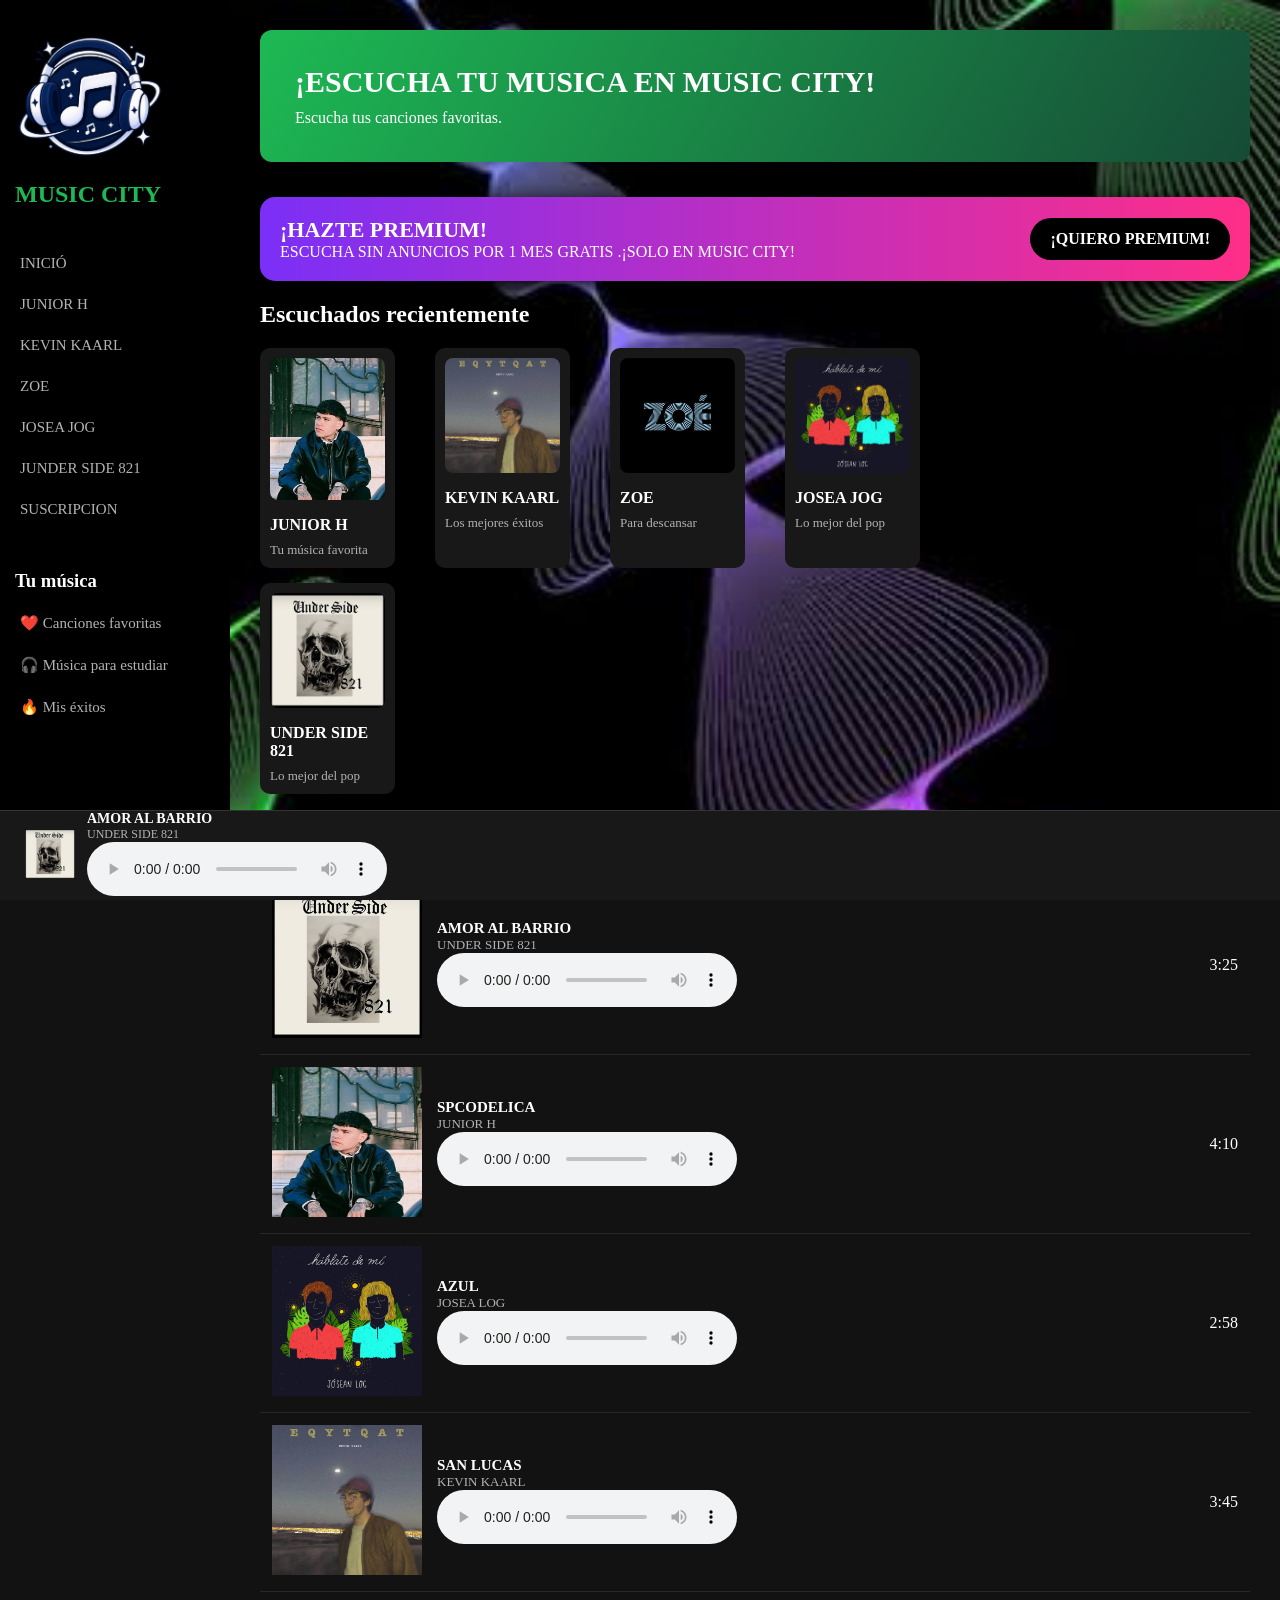
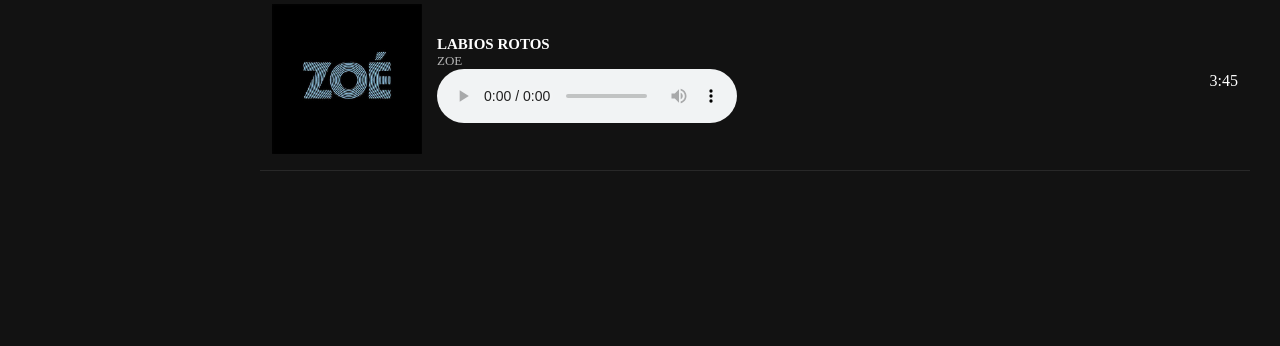
<file: index.html>
<!DOCTYPE html>
<html lang="es">
<head>
    <meta charset="UTF-8">
    <meta name="viewport" content="width=device-width, initial-scale=1.0">
    <title>Mi Spotify</title>

    <!-- Conectar archivo CSS -->
    <link rel="stylesheet" href="estilos.css">
    <style>
.albumes {
    display: flex !important;
    flex-direction: row !important; 
    flex-wrap: nowrap !important;
    gap: 10px !important;
    
}

.album {
    background-color: #181818;
    padding: 10px !important;
    border-radius: 10px;
    width: 135px !important;
    flex-shrink: 0 !important;
    box-sizing: border-box !important;
    transition: 0.3s;
}
    </style>
</head>

<body>

    <!-- Menu lateral -->
    <aside class="menu">
        <h1> <img src="musica.png" width="150" heigth="150">MUSIC CITY</h1>

        <nav>
            <a href="#">INICIÓ</a>

           
            <a href="junior.html">JUNIOR H</a>
            <a href="kevin.html">KEVIN KAARL</a>
            <a href="zoe.html">ZOE</a>
            <a href="log.html">JOSEA JOG</a>
            <a href="under.html">JUNDER SIDE 821</a>
    
            <a href="formulario.html">SUSCRIPCION</a>
             

        <div class="playlists">
            <h3>Tu música</h3>
            <a href="#">❤️ Canciones favoritas</a>
            <a href="#">🎧 Música para estudiar</a>
            <a href="#">🔥 Mis éxitos</a>
        </div>
    </aside>

    <!-- Contenido principal -->
    <main class="contenido">

        <header>
            <h2>¡ESCUCHA TU MUSICA EN MUSIC CITY!</h2>

            <p>Escucha tus canciones favoritas.</p>
        </header>

        <!--ANUNCIO-->
        <div id="anuncio" style="background: linear-gradient(90deg, #7b2ff7, #ff2e88); padding: 20px; border-radius: 15px; display: flex; justify-content: space-between;align-items: center; box-shadow: 0px 5px 20px black;margin: 20px 0;"">
        <div>

            <b style="color:white; font-size:22px;">¡HAZTE PREMIUM!</b><br>
            <span style="color:white;">ESCUCHA SIN ANUNCIOS POR 1 MES GRATIS .¡SOLO EN MUSIC CITY!</span>

            </div>

            <a href="formulario.html"  style="background: black; color: white; padding: 12px 20px;border-radius:30px; text-decoration: none; font-weight: bold;white-space: nowrap;"">¡QUIERO PREMIUM!</a>
            
            </div>

        <!-- Seccion de albumes -->
        <section>
            <h2>Escuchados recientemente</h2>

            <div class="albumes" style="display: grid !important; grid-template-columns: 160px 160px 160px 160px !important; gap: 15px !important;"">
            <div class="album" onclick="location.href='junior.html'">
                    <img src="JUNIOR H.jpg" width="150" height="150" alt="Álbum 1">
                    <h3>JUNIOR H</h3>
                    <p>Tu música favorita</p>
                </div>

                    <div class="album" onclick="location.href='kevin.html'">
                    <img src="kevin.jpg" width="150" height="150" alt="Álbum 2">
                    <h3>KEVIN KAARL</h3>
                    <p>Los mejores éxitos</p>
                </div>


                    <div class="album" onclick="location.href='zoe.html'">
                    <img src="zoe.jpg" width="150" height="150" alt="Álbum 3">
                    <h3>ZOE</h3>
                    <p>Para descansar</p>
                </div>

                    <div class="album" onclick="location.href='log.html'">
                    <img src="josea.png" width="150" height="150" alt="Álbum 4">
                    <h3>JOSEA JOG</h3>
                    <p>Lo mejor del pop</p>
                </div>

                    <div class="album" onclick="location.href='under.html'">
                    <img src="under.jpg" width="150" height="150" alt="Álbum 4">
                    <h3>UNDER SIDE 821</h3>
                    <p>Lo mejor del pop</p>
                </div>

            </div>
        </section>

        <!-- Canciones -->
        <section>
            <h2>Canciones recomendadas</h2>

            <div class="cancion">
                <span><img src="under.jpg" width="150" height="150"></span>
                <div>
                    <h3>AMOR AL BARRIO</h3>
                    <p>UNDER SIDE 821</p>
                    <audio controls src="amor al barrio.m4a"></audio>
                </div>
                <span>3:25</span>
            </div>

            <div class="cancion">
                <span><img src="JUNIOR H.jpg" width="150" height="150"> </span>
                <div>
                    <h3>SPCODELICA</h3>
                    <p>JUNIOR H</p>
                    <audio controls src="PARIS.m4a"></audio>
                </div>
                <span>4:10</span>
            </div>

            <div class="cancion">
                <span><img src="josea.png" width="150" height="150"></span>
                <div>
                    <h3>AZUL</h3>
                    <p>JOSEA LOG</p>
                    <audio controls src="josealog.m4a"></audio>
                </div>
                <span>2:58</span>
            </div>

            <div class="cancion">
                <span><img src="kevin.jpg" width="150" height="150"></span>
                <div>
                    <h3>SAN LUCAS</h3>
                    <p>KEVIN KAARL</p>
                    <audio controls src="kevin.m4a"></audio>
                </div>
                <span>3:45</span>
            </div>
             <div class="cancion">
                <span><img src="zoe.jpg" width="150" height="150"></span>
                <div>
                    <h3>LABIOS ROTOS</h3>
                    <p>ZOE</p>
                    <audio controls src="kevin.m4a"></audio>
                </div>
                <span>3:45</span>
            </div>

        </section>

    </main>

    <!-- Reproductor inferior -->
    <footer class="reproductor">

        <div class="info-cancion">
            <span><img src="under.jpg" width="50" height="50"></span>
            <div>
                <h4>AMOR AL BARRIO</h4>
                <p>UNDER SIDE 821</p>
                <audio controls src="amor al barrio.m4a"></audio>
                </div>
            </div>
        

        
</body>
</html>
</file>
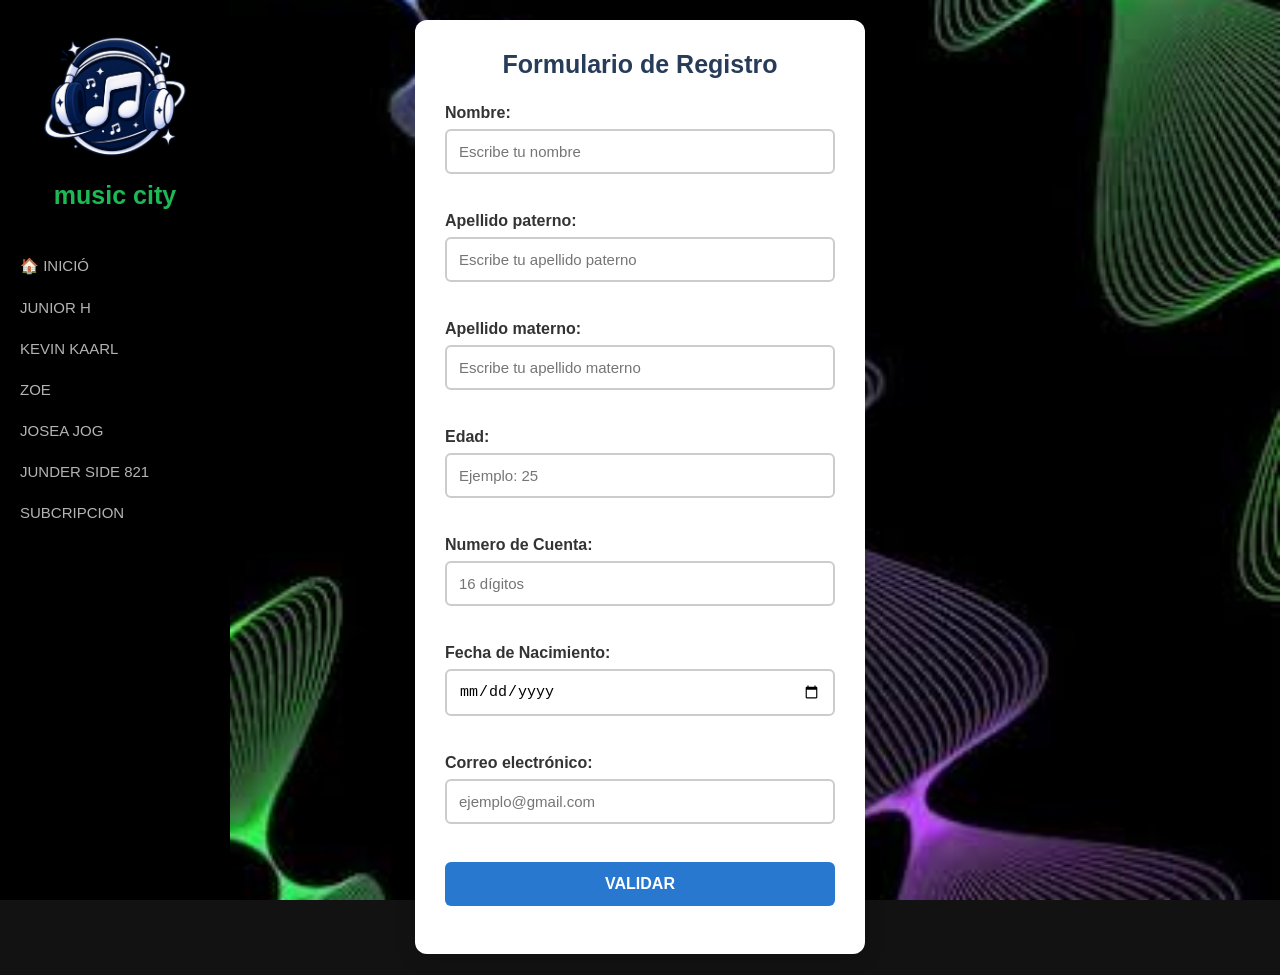
<file: formulario.html>
<!DOCTYPE html>
<html lang="es">
<head>
    <meta charset="UTF-8">
    <meta name="viewport" content="width=device-width, initial-scale=1.0">
    <title>Formulario de Registro</title>
    <link rel="stylesheet" href="style.css">
     <!-- Conectar archivo CSS -->
    <link rel="stylesheet" href="estilos.css">

</head>
<body>
   <!-- Menu lateral -->
    <aside class="menu">
        <h1> <img src="musica.png" width="150" heigth="150">music city</h1>

        <nav>
            <a href="INDEX.HTML">🏠 INICIÓ</a>
            <a href="junior.html">JUNIOR H</a>
            <a href="kevin.html">KEVIN KAARL</a>
            <a href="zoe.html">ZOE</a>
            <a href="log.html">JOSEA JOG</a>
            <a href="under.html">JUNDER SIDE 821</a>
            <a href="formulario.html">SUBCRIPCION</a>
        </nav>
</aside>
    <div class="contenedor">
        <h1>Formulario de Registro</h1>

        <form id="formulario" novalidate>

            <div class="campo">
                <label for="nombre">Nombre:</label>
                <input type="text" id="nombre" maxlength="100"
                    placeholder="Escribe tu nombre">
                <small class="mensaje" id="errorNombre"></small>
            </div>

            <div class="campo">
                <label for="paterno">Apellido paterno:</label>
                <input type="text" id="paterno" maxlength="100"
                    placeholder="Escribe tu apellido paterno">
                <small class="mensaje" id="errorPaterno"></small>
            </div>

            <div class="campo">
                <label for="materno">Apellido materno:</label>
                <input type="text" id="materno" maxlength="100"
                    placeholder="Escribe tu apellido materno">
                <small class="mensaje" id="errorMaterno"></small>
            </div>

            <div class="campo">
                <label for="edad">Edad:</label>
                <input type="text" id="edad" maxlength="3"
                    inputmode="numeric" placeholder="Ejemplo: 25">
                <small class="mensaje" id="errorEdad"></small>
            </div>

            <div class="campo">
                <label for="telefono">Numero de Cuenta:</label>
                <input type="text" id="telefono" maxlength="16" minlength="16" 
                    inputmode="numeric" placeholder="16 dígitos"
                    oninput="this.value=this.value.replace(/[^0-9]/g, '').slice(0,16)"">
                <small class="mensaje" id="errorTelefono"></small>
            </div>

             <div class="campo">
                <label for="fecha">Fecha de Nacimiento:</label>
                <input type="date" id="fecha"> 
                <small class="mensaje" id="errorCuenta"></small>
            </div>


            <div class="campo">
                <label for="gmail">Correo electrónico:</label>
                <input type="text" id="gmail"
                    placeholder="ejemplo@gmail.com">
                <small class="mensaje" id="errorGmail"></small>
            </div>

            <button type="submit">VALIDAR</button>


            <div id="resultado"></div>

        </form>
    </div>
        <script src="validaciones.js"></script>
    
</body>
</html>
</file>
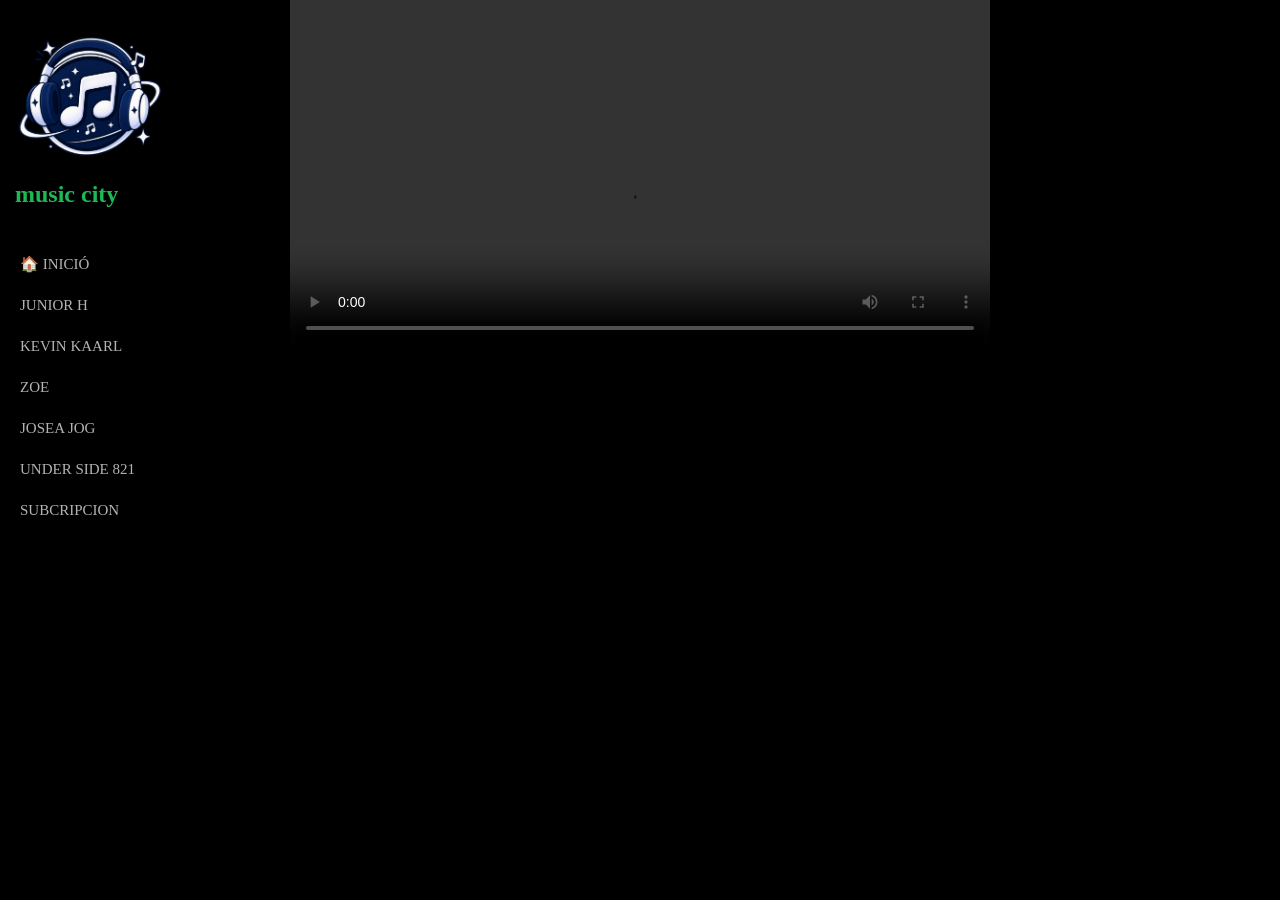
<file: josealog.html>
<!DOCTYPE html>
<html lang="es">
<head>
    <meta charset="UTF-8">
    <meta name="viewport" content="width=device-width, initial-scale=1.0">
    <title>JOSEA LOG</title>
    <link rel="stylesheet" href="estilos.css">
    </head>
	<body style="background:black;">
	<!-- Menu lateral -->
    <aside class="menu">
        <h1> <img src="musica.png" width="150" heigth="150">music city</h1>

        <nav>
            <a href="INDEX.HTML">🏠 INICIÓ</a>
            <a href="junior.html">JUNIOR H</a>
            <a href="kevin.html">KEVIN KAARL</a>
            <a href="zoe.html">ZOE</a>
            <a href="josealog.html">JOSEA JOG</a>
            <a href="under.html">UNDER SIDE 821</a>
            <a href="formulario.html">SUBCRIPCION</a>
        </nav>
        </aside>
	<video controls style="display: block;margin: 0 auto;width: 80%; max-width: 700px;">
    	<source src="LOG.mp4" type="video/mp4">
    </video><BR>
    
</body>
</html>
</file>
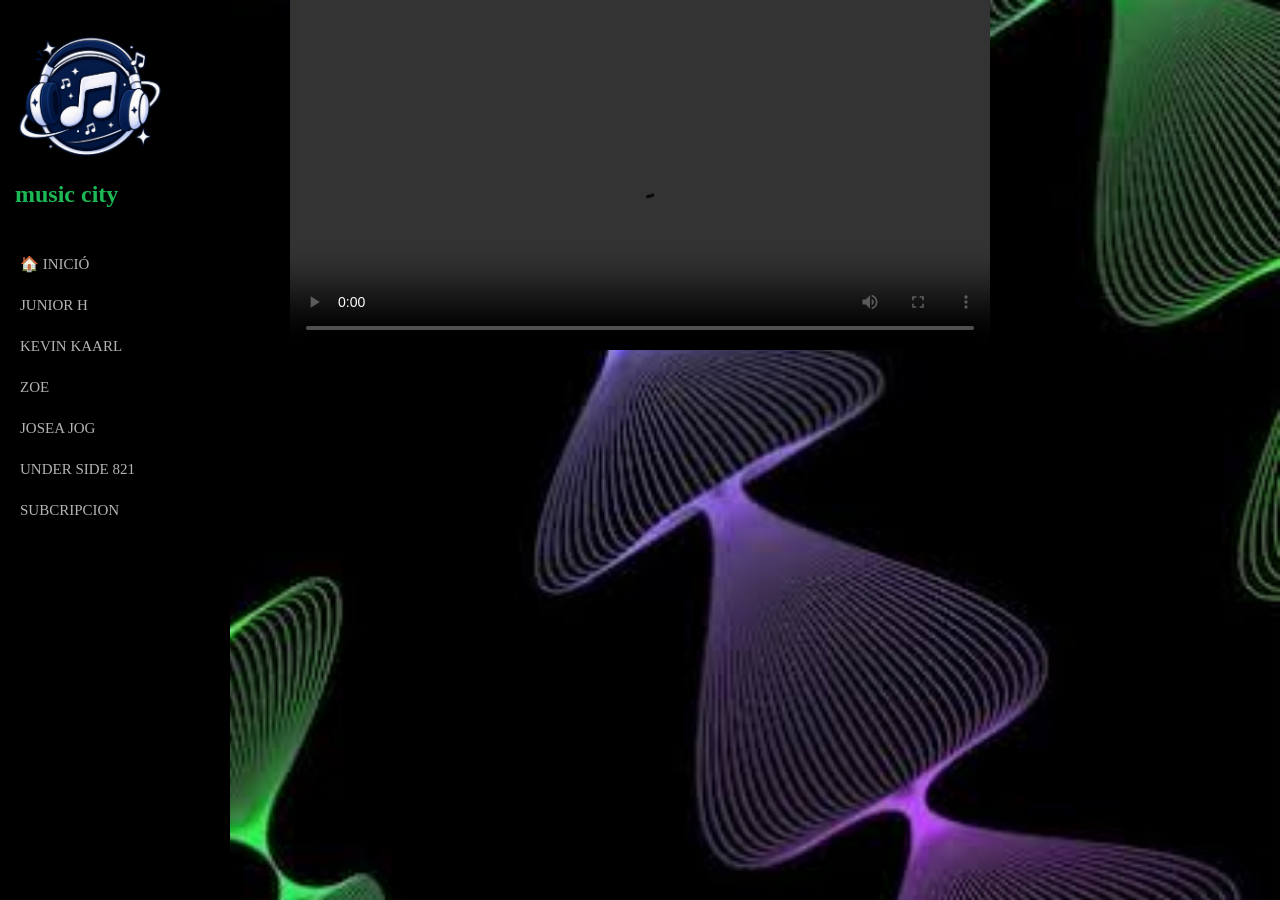
<file: junior.html>
<!DOCTYPE html>
<html lang="es">
<head>
    <meta charset="UTF-8">
    <meta name="viewport" content="width=device-width, initial-scale=1.0">
    <title>JUNIOR H</title>
    <link rel="stylesheet" href="estilos.css">
    </head>
	<body>
	<!-- Menu lateral -->
    <aside class="menu">
        <h1> <img src="musica.png" width="150" heigth="150">music city</h1>

        <nav>
            <a href="INDEX.HTML">🏠 INICIÓ</a>
            <a href="junior.html">JUNIOR H</a>
            <a href="kevin.html">KEVIN KAARL</a>
            <a href="zoe.html">ZOE</a>
            <a href="josealog.html">JOSEA JOG</a>
            <a href="under.html">UNDER SIDE 821</a>
            <a href="formulario.html">SUBCRIPCION</a>
        </nav>
        </aside>
	<video  controls style="display: block;margin: 0 auto;width: 80%; max-width: 700px;">
    	<source src="suena.mp4" type="video/mp4">
    </video><BR>
    
</body>
</html>
</file>
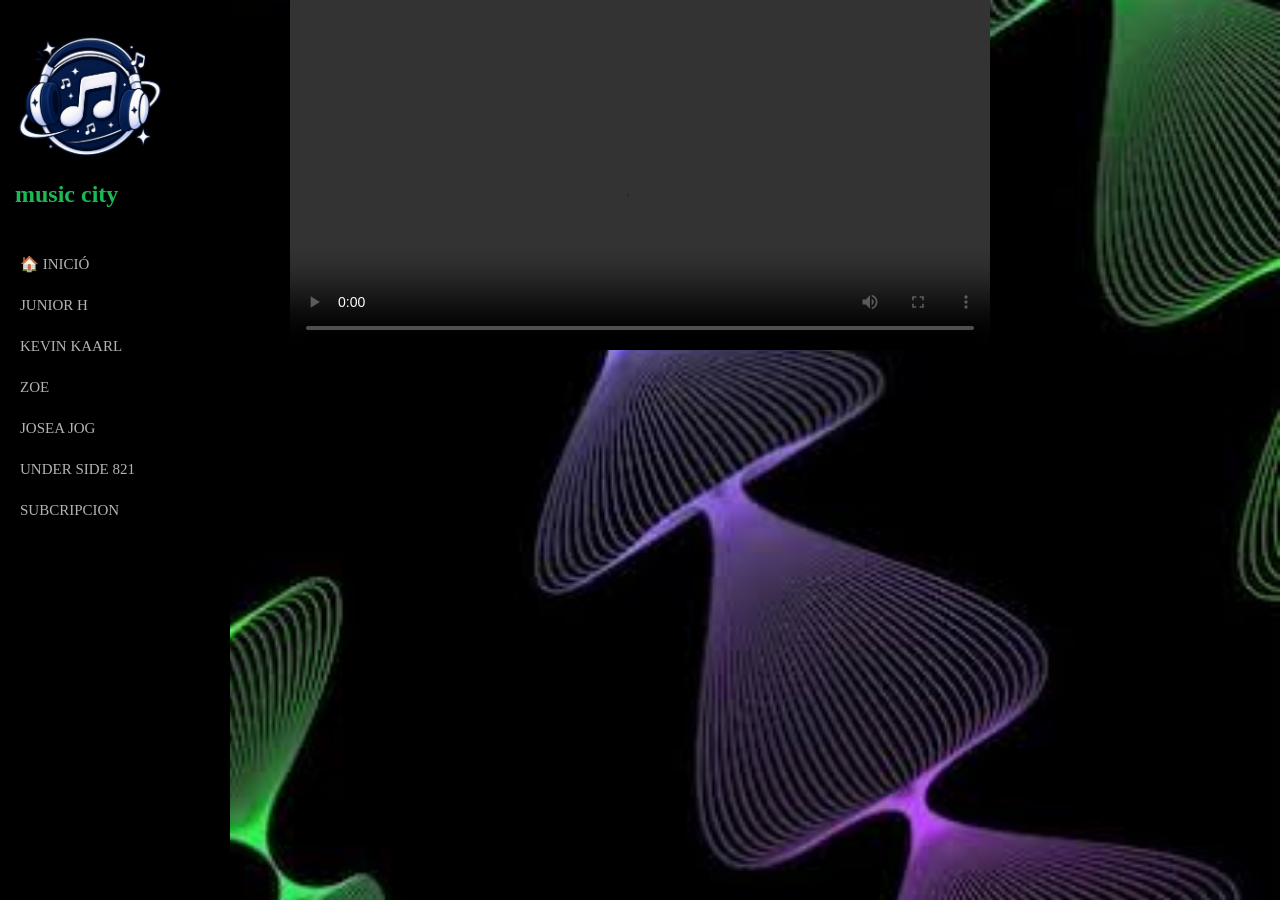
<file: kevin.html>
<!DOCTYPE html>
<html lang="es">
<head>
    <meta charset="UTF-8">
    <meta name="viewport" content="width=device-width, initial-scale=1.0">
    <title>KEVIN</title>
    <link rel="stylesheet" href="estilos.css">
</head>
<body>
	<!-- Menu lateral -->
    <aside class="menu">
        <h1> <img src="musica.png" width="150" heigth="150">music city</h1>

        <nav>
            <a href="INDEX.HTML">🏠 INICIÓ</a>
            <a href="junior.html">JUNIOR H</a>
            <a href="kevin.html">KEVIN KAARL</a>
            <a href="zoe.html">ZOE</a>
            <a href="josea.html">JOSEA JOG</a>
            <a href="under.html">UNDER SIDE 821</a>
            <a href="formulario.html">SUBCRIPCION</a>
        </nav>
</aside>
	<video  controls style="display: block;margin: 0 auto;width: 80%; max-width: 700px;">
    	<source src="kevin.mp4" type="video/mp4">
    </video><BR>
    
</body>
</html>
</file>
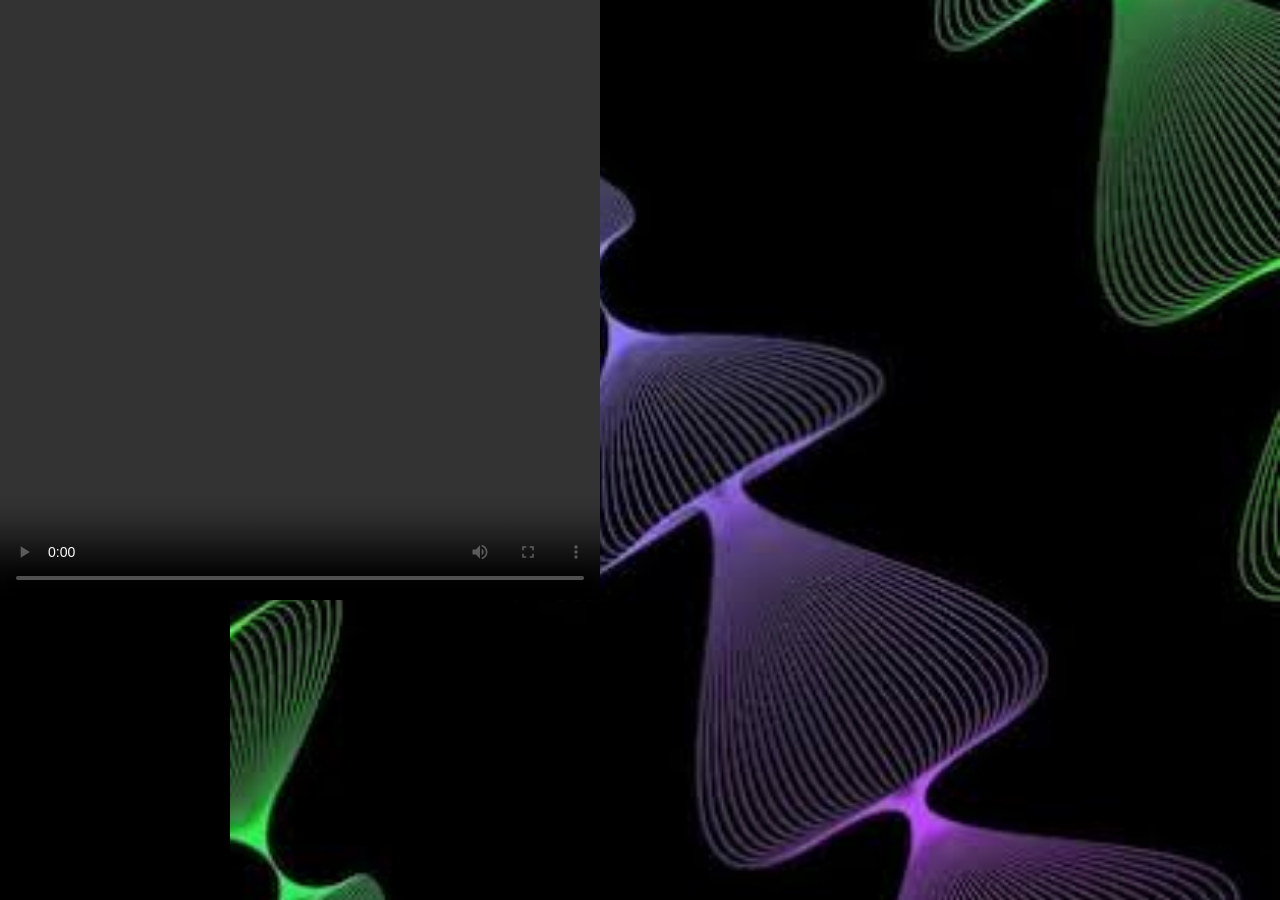
<file: log.html>
<!DOCTYPE html>
<html lang="es">
<head>
    <meta charset="UTF-8">
    <meta name="viewport" content="width=device-width, initial-scale=1.0">
    <title>LOG</title>
    <link rel="stylesheet" href="estilos.css">
    </head>
<body>
	<!-- Menu lateral -->
    <aside class="menu">
        <h1> <img src="musica.png" width="150" heigth="150">music city</h1>

        <nav>
            <a href="INDEX.HTML">🏠 Inicio</a>
            <a href="junior.html">JUNIOR H</a>
            <a href="kevin.html">KEVIN KAARL</a>
            <a href="zoe.html">ZOE</a>
            <a href="log.html">JOSEA JOG</a>
            <a href="under.html">JUNDER SIDE 821</a>
            <a href="formulario.html">SUBCRIPCION</a>
        </nav>
        </aside>
	<video  width="600" height="600" controls>
    	<source src="LOG.mp4" type="video/mp4">
    </video><BR>
    
</body>
</html>
</file>
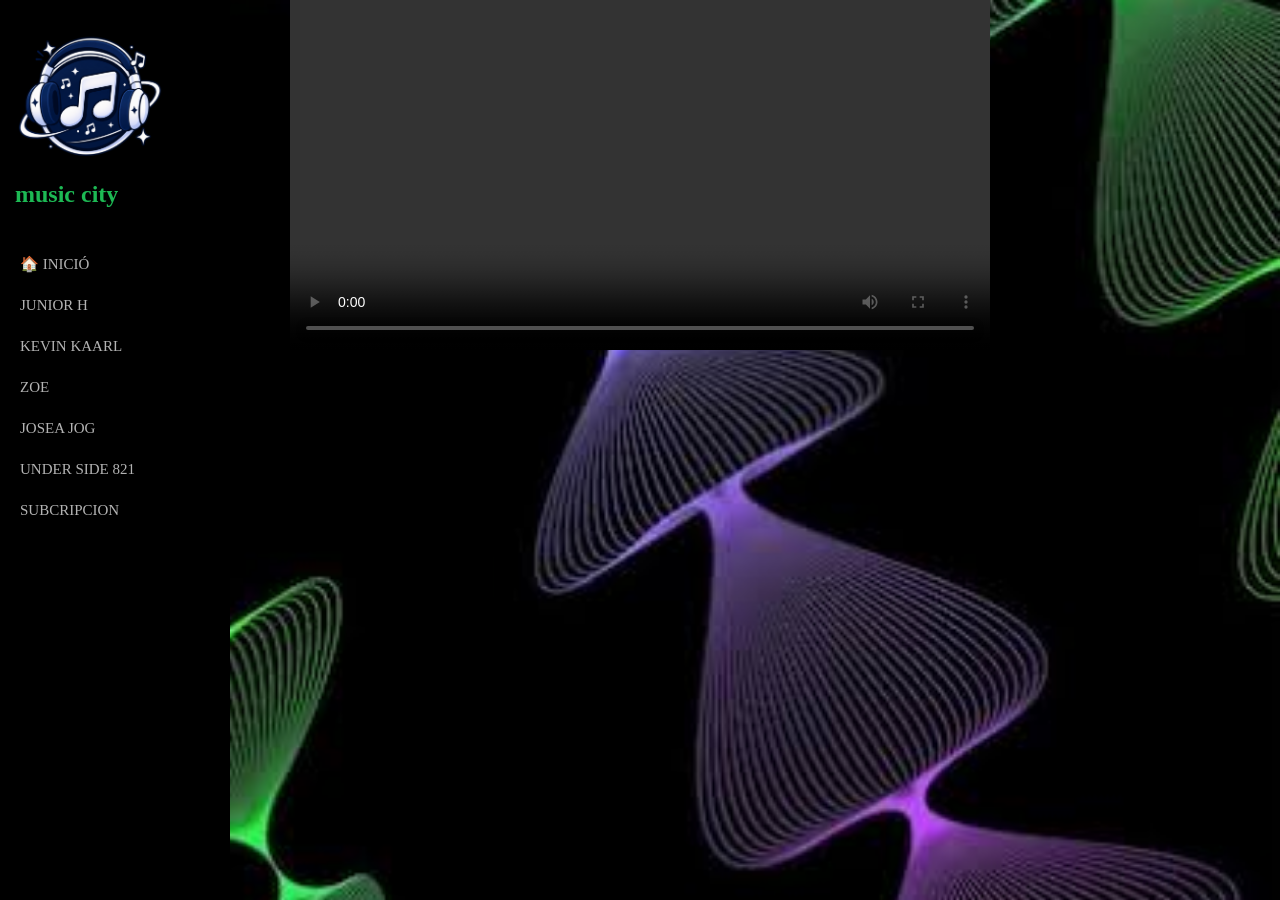
<file: zoe.html>
<!DOCTYPE html>
<html lang="es">
<head>
    <meta charset="UTF-8">
    <meta name="viewport" content="width=device-width, initial-scale=1.0">
    <title>zoe</title>
    <link rel="stylesheet" href="estilos.css">
     </head>
<body>
	<!-- Menu lateral -->
    <aside class="menu">
        <h1> <img src="musica.png" width="150" heigth="150">music city</h1>

        <nav>
            <a href="INDEX.HTML">🏠  INICIÓ</a>
            <a href="junior.html">JUNIOR H</a>
            <a href="kevin.html">KEVIN KAARL</a>
            <a href="zoe.html">ZOE</a>
            <a href="josealog.html">JOSEA JOG</a>
            <a href="under.html">UNDER SIDE 821</a>
            <a href="formulario.html">SUBCRIPCION</a>
        </nav>
        </aside>
	<video controls style="display: block;margin: 0 auto;width: 80%; max-width: 700px;">
    	<source src="ZOE.mp4" type="video/mp4">
    </video><BR>
    
</body>
</html>
</file>
<file: estilos.css>
/* Estilos generales */
* {
    margin: 0;
    padding: 0;
    box-sizing: border-box;
}

body {
    background-image: url("imagen.jpg");
    background-size: cover;
    background-position: center;
    background-attachment: fixed;
    background-color: #121212;
    color:white; 
}

/* Menu lateral */
.menu {
    width: 230px;
    height: 100vh;
    background-color: #000000;
    padding: 25px 15px;
    position: fixed;
    left: 0;
    top: 0;
}

.menu h1 {
    color: #1DB954;
    margin-bottom: 35px;
}

.menu nav a,
.playlists a {
    display: block;
    color: #b3b3b3;
    text-decoration: none;
    padding: 12px 5px;
    font-size: 15px;
}

.menu a:hover {
    color: white;
}

.playlists {
    margin-top: 40px;
}

.playlists h3 {
    margin-bottom: 10px;
}

/* Contenido principal */
.contenido {
    margin-left: 230px;
    padding: 30px;
    width: calc(100% - 230px);
    margin-bottom: 110px;
}

header {
    background: linear-gradient(120deg, #1DB954, #164B36);
    padding: 35px;
    border-radius: 12px;
    margin-bottom: 35px;
}

header h2 {
    font-size: 30px;
    margin-bottom: 10px;
}

/* Albumes */
section {
    margin-bottom: 35px;
}

section h2 {
    margin-bottom: 20px;
}

.albumes {
    display: flex !important;
    flex-direction: row !important; 
    flex-wrap: nowrap !important;
    gap: 10px !important;
    
}

.album {
    background-color: #181818;
    padding: 10px !important;
    border-radius: 10px;
    width: 135px !important;
    flex-shrink: 0 !important;
    box-sizing: border-box !important;
    transition: 0.3s;
}

.album:hover {
    background-color: #282828;
    transform: scale(1.03);
}

.album img {
    width: 100%;
    height: auto;
    border-radius: 8px;
    margin-bottom: 12px;
}

.album h3 {
    font-size: 16px;
    margin-bottom: 8px;
}

.album p {
    color: #b3b3b3;
    font-size: 13px;
}

/* Lista de canciones */
.cancion {
    display: flex;
    align-items: center;
    gap: 15px;
    padding: 12px;
    border-bottom: 1px solid #282828;
}

.cancion:hover {
    background-color: #282828;
}

.cancion div {
    flex: 1;
}

.cancion h3 {
    font-size: 15px;
}

.cancion p {
    color: #b3b3b3;
    font-size: 13px;
}

/* Reproductor inferior */
.reproductor {
    background-color: #181818;
    border-top: 1px solid #333;
    position: fixed;
    bottom: 0;
    left: 0;
    width: 100%;
    height: 90px;
    display: flex;
    justify-content: space-between;
    align-items: center;
    padding: 15px 25px;
}

.info-cancion {
    display: flex;
    align-items: center;
    gap: 12px;
    width: 25%;
}

.info-cancion h4 {
    font-size: 14px;
}

.info-cancion p {
    color: #b3b3b3;
    font-size: 12px;
}

.controles {
    width: 45%;
    text-align: center;
}

.botones button {
    background: none;
    color: white;
    border: none;
    font-size: 20px;
    margin: 0 12px;
    cursor: pointer;
}

.botones .play {
    background-color: white;
    color: black;
    border-radius: 50%;
    padding: 8px 12px;
}

.barra {
    display: flex;
    align-items: center;
    gap: 10px;
    font-size: 11px;
    margin-top: 8px;
}

.progreso {
    background-color: #555;
    height: 5px;
    border-radius: 5px;
    flex: 1;
}

.avance {
    background-color: #1DB954;
    width: 30%;
    height: 5px;
    border-radius: 5px;
}

/* Volumen */
.volumen {
    width: 20%;
    text-align: right;
    color: #b3b3b3;
}

/* Adaptacion para celulares */
@media (max-width: 700px) {

    .menu {
        width: 150px;
    }

    .contenido {
        margin-left: 150px;
        width: calc(100% - 150px);
        padding: 15px;
    }

    .album {
        width: 140px;
    }

    .reproductor {
        padding: 10px;
    }

    .volumen {
        display: none;
    }

    .info-cancion {
        width: 30%;
    }

    .controles {
        width: 65%;
    }
}
</file>
<file: style.css>
* {
    margin: 0;
    padding: 0;
    box-sizing: border-box;
}

body {
    font-family: Arial, sans-serif;
    background: #e9eef5;
    display: flex;
    justify-content: center;
    align-items: center;
    min-height: 100vh;
    padding: 20px;
}

.contenedor {
    background: white;
    width: 100%;
    max-width: 450px;
    padding: 30px;
    border-radius: 12px;
    box-shadow: 0 5px 20px rgba(0,0,0,0.15);
}

h1 {
    text-align: center;
    color: #263c59;
    margin-bottom: 25px;
    font-size: 25px;
}

.campo {
    margin-bottom: 18px;
}

label {
    display: block;
    margin-bottom: 7px;
    font-weight: bold;
    color: #333;
}

input {
    width: 100%;
    padding: 12px;
    border: 2px solid #ccc;
    border-radius: 6px;
    font-size: 15px;
    outline: none;
    transition: 0.3s;
}

input:focus {
    border-color: #2878d0;
}

input.valido {
    border-color: #28a745;
}

input.invalido {
    border-color: #dc3545;
}

.mensaje {
    display: block;
    margin-top: 5px;
    font-size: 12px;
    min-height: 15px;
}

.mensaje.error {
    color: #dc3545;
}

.mensaje.exito {
    color: #28a745;
}

button {
    width: 100%;
    padding: 13px;
    background: #2878d0;
    color: white;
    border: none;
    border-radius: 6px;
    font-size: 16px;
    font-weight: bold;
    cursor: pointer;
    transition: 0.3s;
}

button:hover {
    background: #185ba5;
}

#resultado {
    margin-top: 18px;
    text-align: center;
    font-weight: bold;
    font-size: 15px;
}

#resultado.exito {
    color: #28a745;
}

#resultado.error {
    color: #dc3545;
}
</file>
